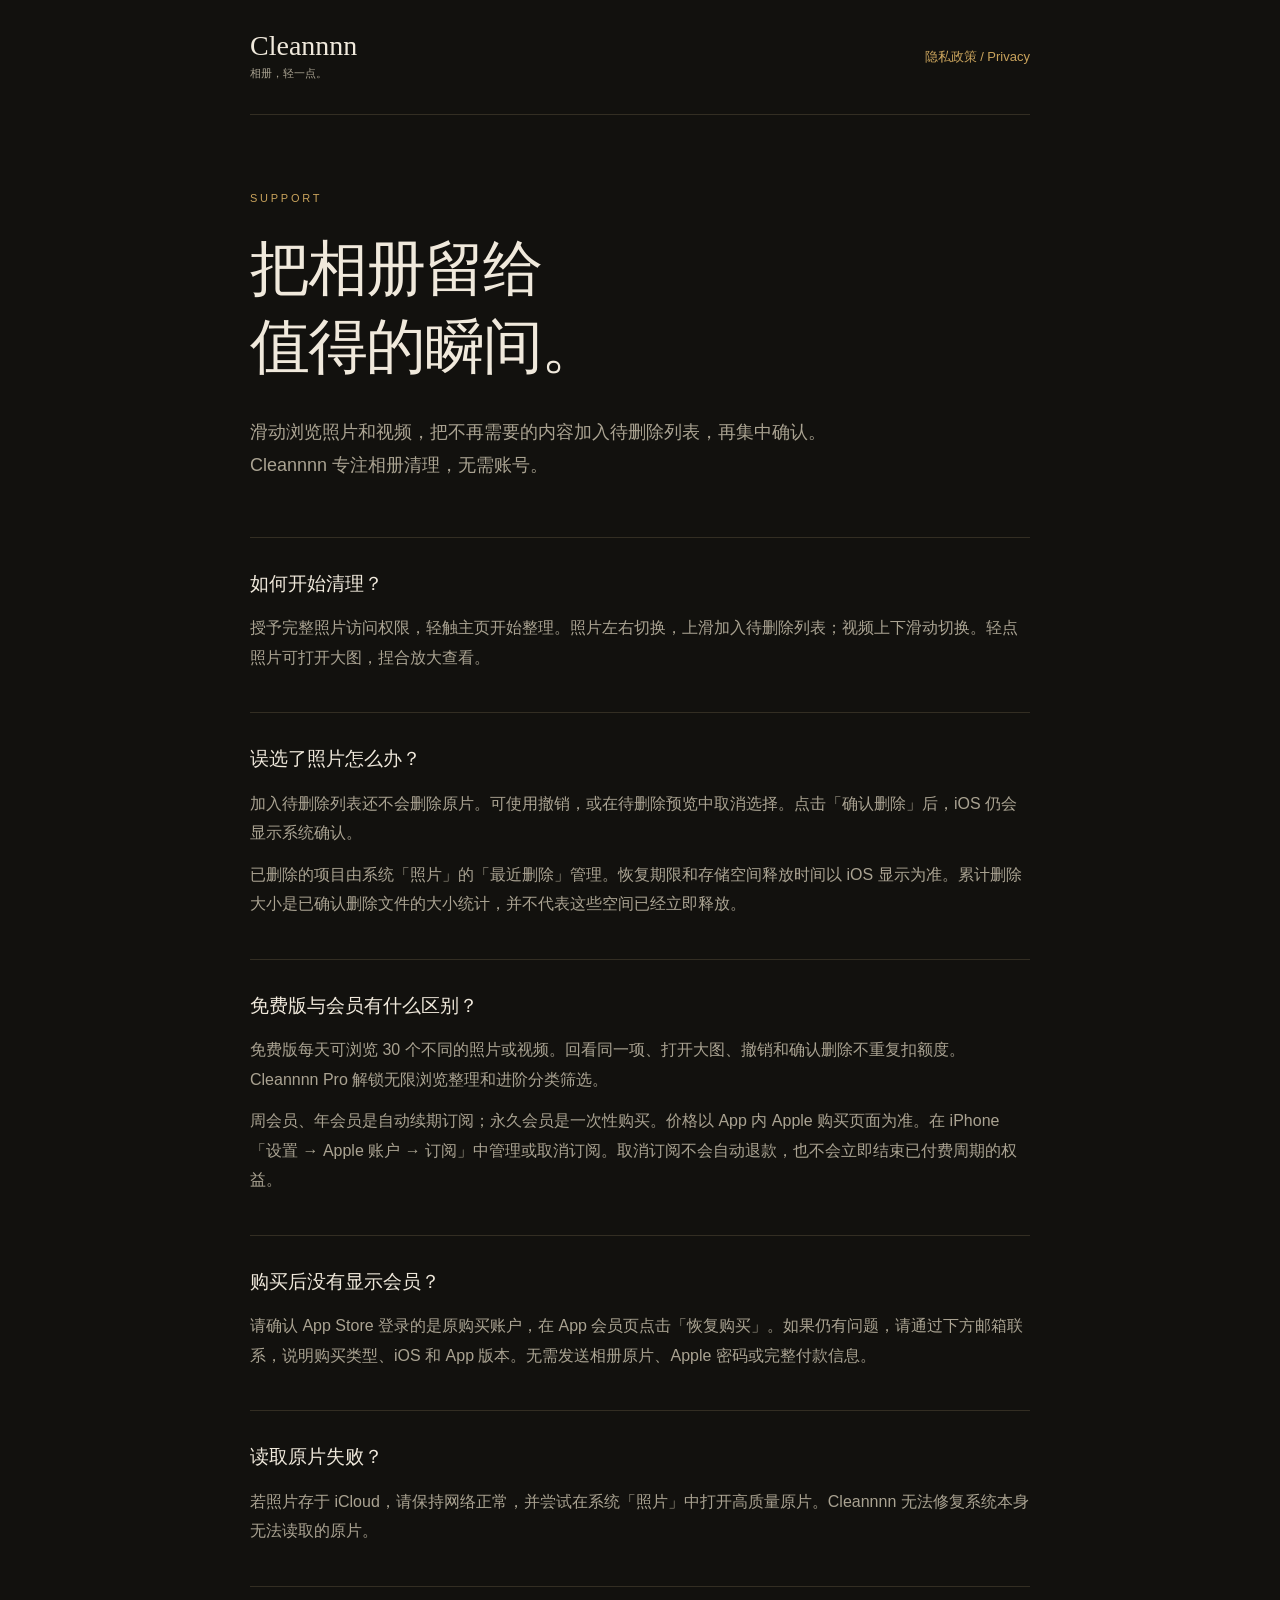
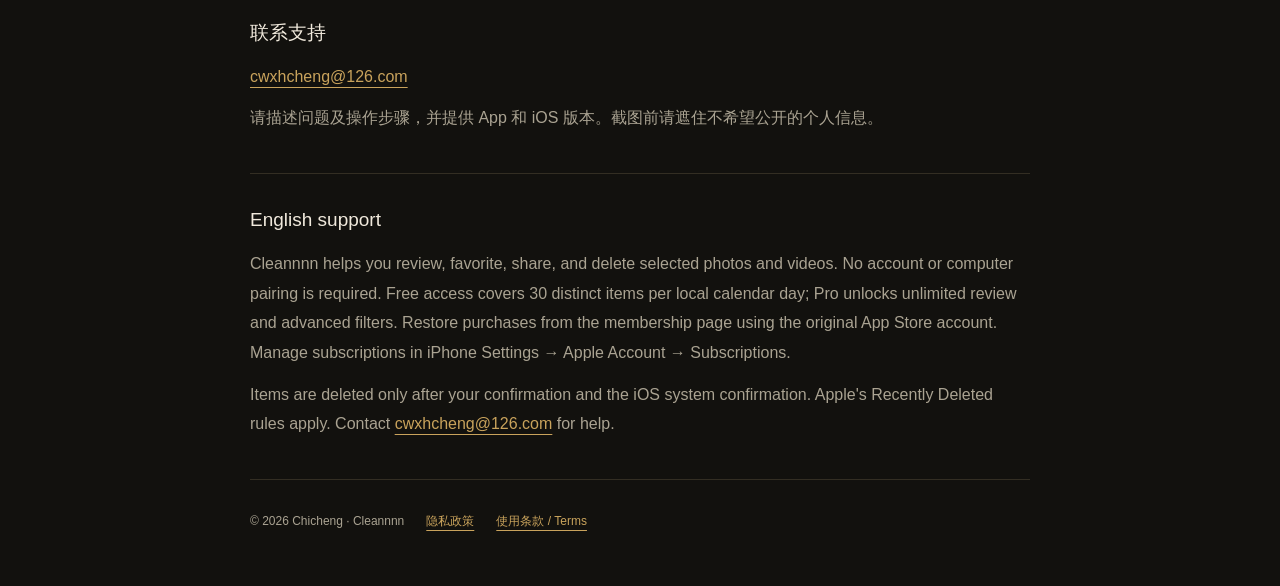
<file: index.html>
<!doctype html>
<html lang="zh-CN">
<meta charset="utf-8">
<meta name="viewport" content="width=device-width,initial-scale=1">
<title>Cleannnn · 支持与帮助</title>
<meta name="description" content="Cleannnn 相册清理支持：照片与视频整理、删除确认、会员及恢复购买。">
<link rel="stylesheet" href="style.css">
<body>
<nav><a class="brand" href="./">Cleannnn<span>相册，轻一点。</span></a><a href="privacy.html">隐私政策 / Privacy</a></nav>
<main>
<p class="eyebrow">SUPPORT</p>
<h1>把相册留给<br>值得的瞬间。</h1>
<p class="lead">滑动浏览照片和视频，把不再需要的内容加入待删除列表，再集中确认。Cleannnn 专注相册清理，无需账号。</p>
<section><h2>如何开始清理？</h2><p>授予完整照片访问权限，轻触主页开始整理。照片左右切换，上滑加入待删除列表；视频上下滑动切换。轻点照片可打开大图，捏合放大查看。</p></section>
<section><h2>误选了照片怎么办？</h2><p>加入待删除列表还不会删除原片。可使用撤销，或在待删除预览中取消选择。点击「确认删除」后，iOS 仍会显示系统确认。</p><p>已删除的项目由系统「照片」的「最近删除」管理。恢复期限和存储空间释放时间以 iOS 显示为准。累计删除大小是已确认删除文件的大小统计，并不代表这些空间已经立即释放。</p></section>
<section><h2>免费版与会员有什么区别？</h2><p>免费版每天可浏览 30 个不同的照片或视频。回看同一项、打开大图、撤销和确认删除不重复扣额度。Cleannnn Pro 解锁无限浏览整理和进阶分类筛选。</p><p>周会员、年会员是自动续期订阅；永久会员是一次性购买。价格以 App 内 Apple 购买页面为准。在 iPhone「设置 → Apple 账户 → 订阅」中管理或取消订阅。取消订阅不会自动退款，也不会立即结束已付费周期的权益。</p></section>
<section><h2>购买后没有显示会员？</h2><p>请确认 App Store 登录的是原购买账户，在 App 会员页点击「恢复购买」。如果仍有问题，请通过下方邮箱联系，说明购买类型、iOS 和 App 版本。无需发送相册原片、Apple 密码或完整付款信息。</p></section>
<section><h2>读取原片失败？</h2><p>若照片存于 iCloud，请保持网络正常，并尝试在系统「照片」中打开高质量原片。Cleannnn 无法修复系统本身无法读取的原片。</p></section>
<section><h2>联系支持</h2><p><a href="mailto:cwxhcheng@126.com?subject=Cleannnn%20Support">cwxhcheng@126.com</a></p><p>请描述问题及操作步骤，并提供 App 和 iOS 版本。截图前请遮住不希望公开的个人信息。</p></section>
<section lang="en"><h2>English support</h2><p>Cleannnn helps you review, favorite, share, and delete selected photos and videos. No account or computer pairing is required. Free access covers 30 distinct items per local calendar day; Pro unlocks unlimited review and advanced filters. Restore purchases from the membership page using the original App Store account. Manage subscriptions in iPhone Settings → Apple Account → Subscriptions.</p><p>Items are deleted only after your confirmation and the iOS system confirmation. Apple's Recently Deleted rules apply. Contact <a href="mailto:cwxhcheng@126.com">cwxhcheng@126.com</a> for help.</p></section>
<footer>© 2026 Chicheng · Cleannnn <a href="privacy.html">隐私政策</a><a href="https://www.apple.com/legal/internet-services/itunes/dev/stdeula/">使用条款 / Terms</a></footer>
</main>
</body>
</html>
</file>
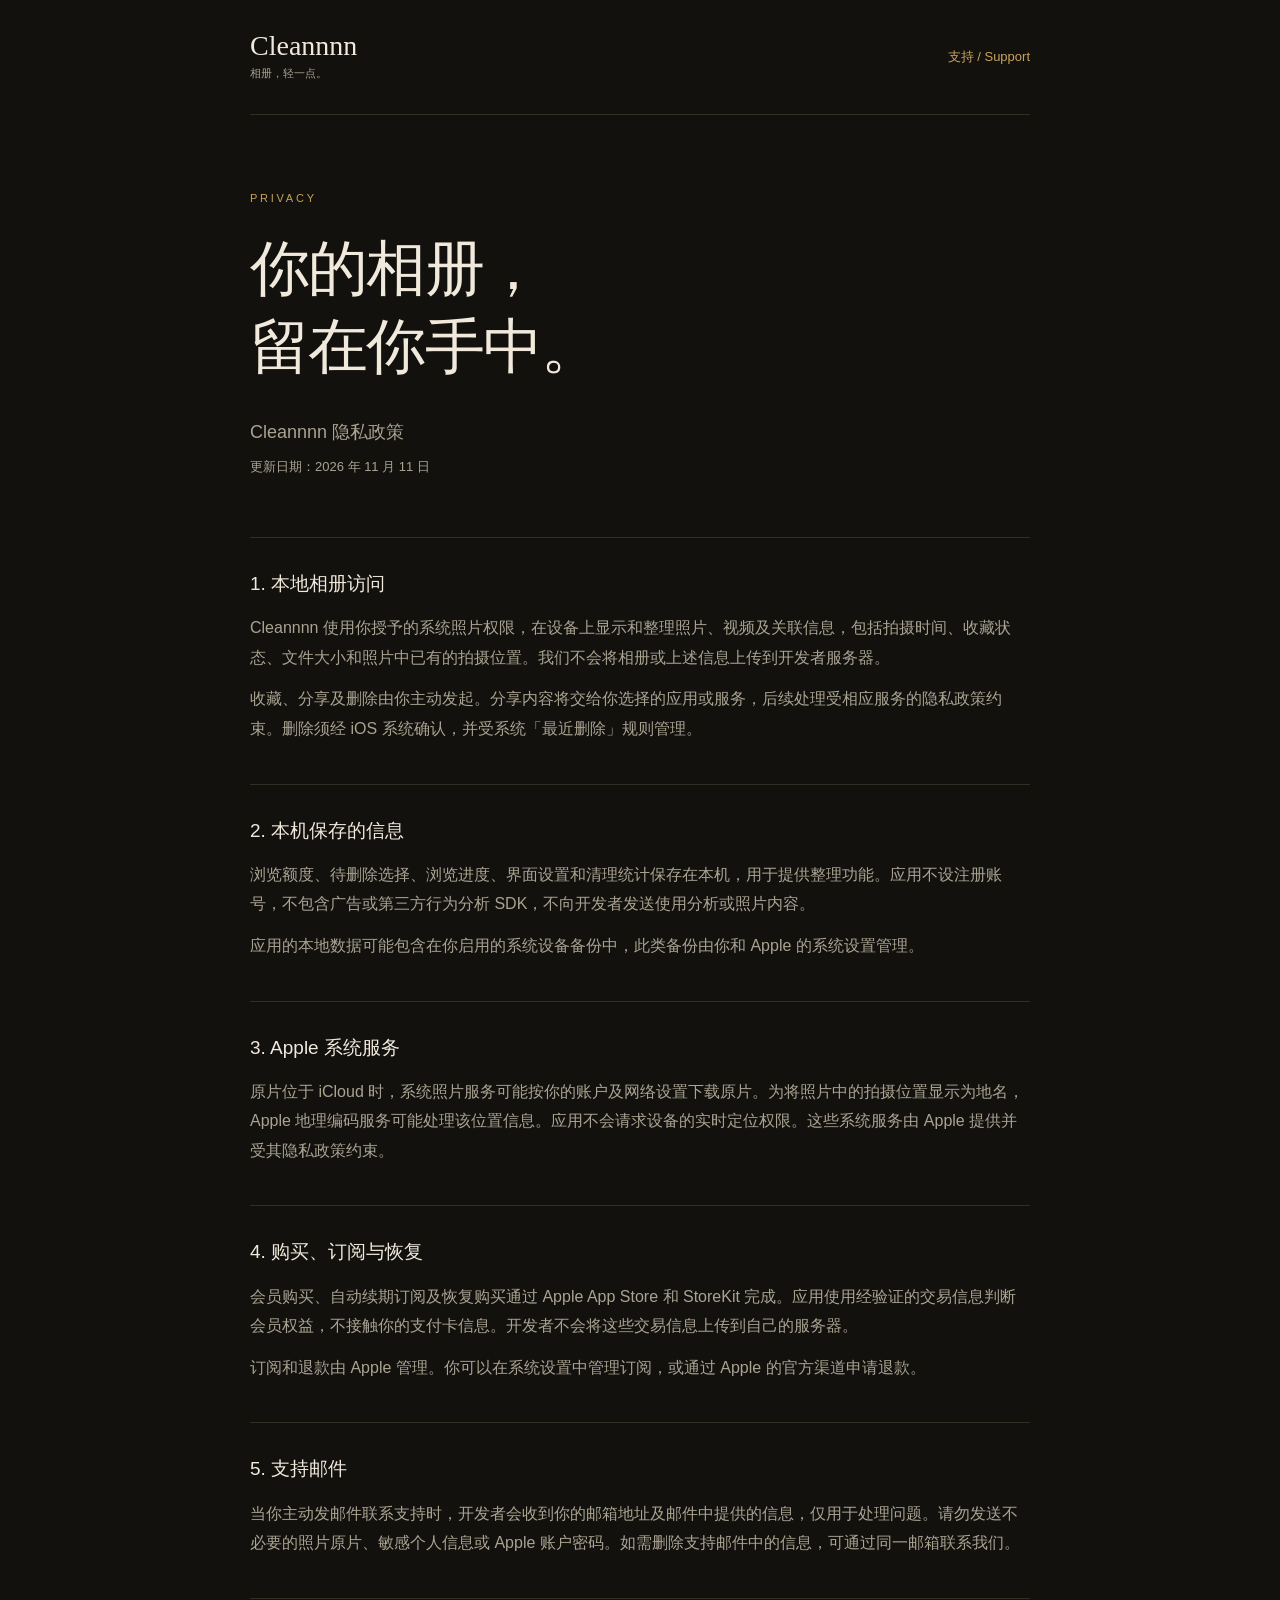
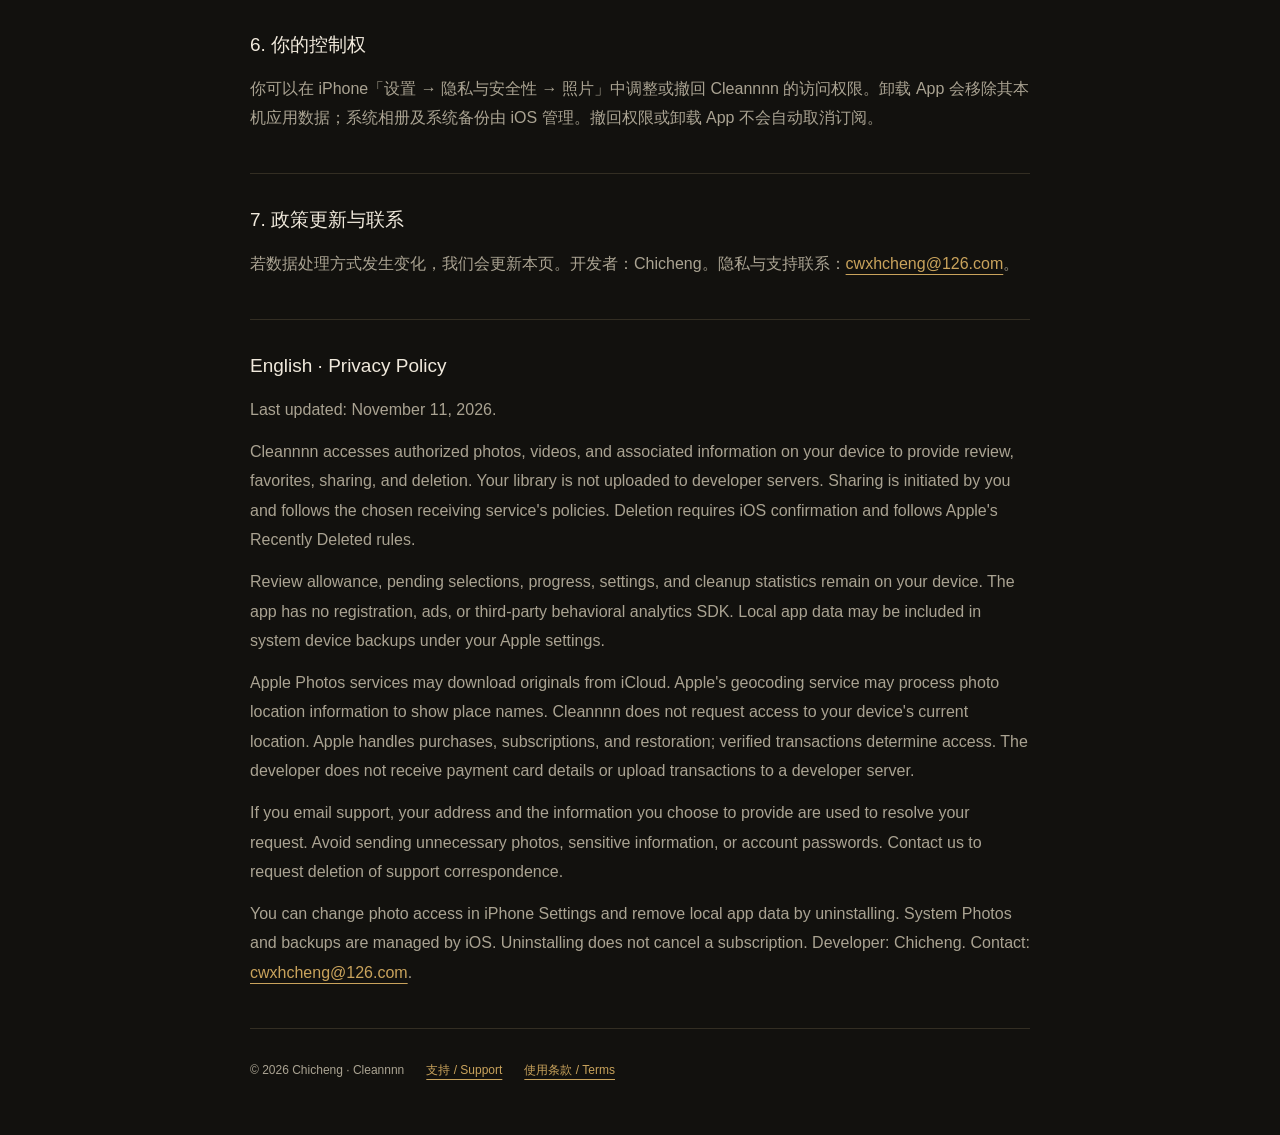
<file: privacy.html>
<!doctype html>
<html lang="zh-CN">
<meta charset="utf-8">
<meta name="viewport" content="width=device-width,initial-scale=1">
<title>Cleannnn · 隐私政策 / Privacy Policy</title>
<meta name="description" content="Cleannnn 隐私政策：相册在本机整理，不向开发者服务器上传照片。">
<link rel="stylesheet" href="style.css">
<body>
<nav><a class="brand" href="./">Cleannnn<span>相册，轻一点。</span></a><a href="./">支持 / Support</a></nav>
<main>
<p class="eyebrow">PRIVACY</p><h1>你的相册，<br>留在你手中。</h1>
<p class="lead">Cleannnn 隐私政策<br><small>更新日期：2026 年 11 月 11 日</small></p>
<section><h2>1. 本地相册访问</h2><p>Cleannnn 使用你授予的系统照片权限，在设备上显示和整理照片、视频及关联信息，包括拍摄时间、收藏状态、文件大小和照片中已有的拍摄位置。我们不会将相册或上述信息上传到开发者服务器。</p><p>收藏、分享及删除由你主动发起。分享内容将交给你选择的应用或服务，后续处理受相应服务的隐私政策约束。删除须经 iOS 系统确认，并受系统「最近删除」规则管理。</p></section>
<section><h2>2. 本机保存的信息</h2><p>浏览额度、待删除选择、浏览进度、界面设置和清理统计保存在本机，用于提供整理功能。应用不设注册账号，不包含广告或第三方行为分析 SDK，不向开发者发送使用分析或照片内容。</p><p>应用的本地数据可能包含在你启用的系统设备备份中，此类备份由你和 Apple 的系统设置管理。</p></section>
<section><h2>3. Apple 系统服务</h2><p>原片位于 iCloud 时，系统照片服务可能按你的账户及网络设置下载原片。为将照片中的拍摄位置显示为地名，Apple 地理编码服务可能处理该位置信息。应用不会请求设备的实时定位权限。这些系统服务由 Apple 提供并受其隐私政策约束。</p></section>
<section><h2>4. 购买、订阅与恢复</h2><p>会员购买、自动续期订阅及恢复购买通过 Apple App Store 和 StoreKit 完成。应用使用经验证的交易信息判断会员权益，不接触你的支付卡信息。开发者不会将这些交易信息上传到自己的服务器。</p><p>订阅和退款由 Apple 管理。你可以在系统设置中管理订阅，或通过 Apple 的官方渠道申请退款。</p></section>
<section><h2>5. 支持邮件</h2><p>当你主动发邮件联系支持时，开发者会收到你的邮箱地址及邮件中提供的信息，仅用于处理问题。请勿发送不必要的照片原片、敏感个人信息或 Apple 账户密码。如需删除支持邮件中的信息，可通过同一邮箱联系我们。</p></section>
<section><h2>6. 你的控制权</h2><p>你可以在 iPhone「设置 → 隐私与安全性 → 照片」中调整或撤回 Cleannnn 的访问权限。卸载 App 会移除其本机应用数据；系统相册及系统备份由 iOS 管理。撤回权限或卸载 App 不会自动取消订阅。</p></section>
<section><h2>7. 政策更新与联系</h2><p>若数据处理方式发生变化，我们会更新本页。开发者：Chicheng。隐私与支持联系：<a href="mailto:cwxhcheng@126.com">cwxhcheng@126.com</a>。</p></section>
<section lang="en"><h2>English · Privacy Policy</h2><p>Last updated: November 11, 2026.</p><p>Cleannnn accesses authorized photos, videos, and associated information on your device to provide review, favorites, sharing, and deletion. Your library is not uploaded to developer servers. Sharing is initiated by you and follows the chosen receiving service's policies. Deletion requires iOS confirmation and follows Apple's Recently Deleted rules.</p><p>Review allowance, pending selections, progress, settings, and cleanup statistics remain on your device. The app has no registration, ads, or third-party behavioral analytics SDK. Local app data may be included in system device backups under your Apple settings.</p><p>Apple Photos services may download originals from iCloud. Apple's geocoding service may process photo location information to show place names. Cleannnn does not request access to your device's current location. Apple handles purchases, subscriptions, and restoration; verified transactions determine access. The developer does not receive payment card details or upload transactions to a developer server.</p><p>If you email support, your address and the information you choose to provide are used to resolve your request. Avoid sending unnecessary photos, sensitive information, or account passwords. Contact us to request deletion of support correspondence.</p><p>You can change photo access in iPhone Settings and remove local app data by uninstalling. System Photos and backups are managed by iOS. Uninstalling does not cancel a subscription. Developer: Chicheng. Contact: <a href="mailto:cwxhcheng@126.com">cwxhcheng@126.com</a>.</p></section>
<footer>© 2026 Chicheng · Cleannnn <a href="./">支持 / Support</a><a href="https://www.apple.com/legal/internet-services/itunes/dev/stdeula/">使用条款 / Terms</a></footer>
</main>
</body>
</html>
</file>
<file: style.css>
:root{color-scheme:dark;--bg:#12110e;--text:#f0e9dc;--gold:#c9a35c;--muted:#aaa392;--line:#332e23}
*{box-sizing:border-box}
body{margin:0;background:var(--bg);color:var(--text);font:16px/1.85 -apple-system,BlinkMacSystemFont,"Segoe UI","PingFang SC",sans-serif}
nav,main{width:min(780px,calc(100% - 48px));margin:auto}
nav{display:flex;align-items:center;justify-content:space-between;gap:24px;padding:30px 0;border-bottom:1px solid var(--line)}
a{color:var(--gold);text-underline-offset:5px}nav a{text-decoration:none;font-size:13px}.brand{font:28px Georgia,serif;color:var(--text)}.brand span{display:block;font:11px/2 -apple-system,sans-serif;color:var(--muted)}
main{padding:62px 0 24px}.eyebrow{font-size:11px;color:var(--gold);letter-spacing:.25em}h1{font-size:clamp(36px,7vw,60px);font-weight:400;line-height:1.3;letter-spacing:-.03em;margin:22px 0 30px}h2{font-size:19px;font-weight:500;color:var(--text);margin:0 0 12px}.lead{font-size:18px;line-height:1.8;color:var(--muted);max-width:650px;margin-bottom:56px}.lead small{font-size:13px}
section{padding:28px 0;border-top:1px solid var(--line)}section p{color:var(--muted);margin:12px 0}footer{border-top:1px solid var(--line);padding:30px 0;color:var(--muted);font-size:12px;display:flex;flex-wrap:wrap;gap:8px 22px}
@media(max-width:480px){nav,main{width:calc(100% - 36px)}nav{gap:12px}.brand{font-size:25px}main{padding-top:40px}}
</file>
